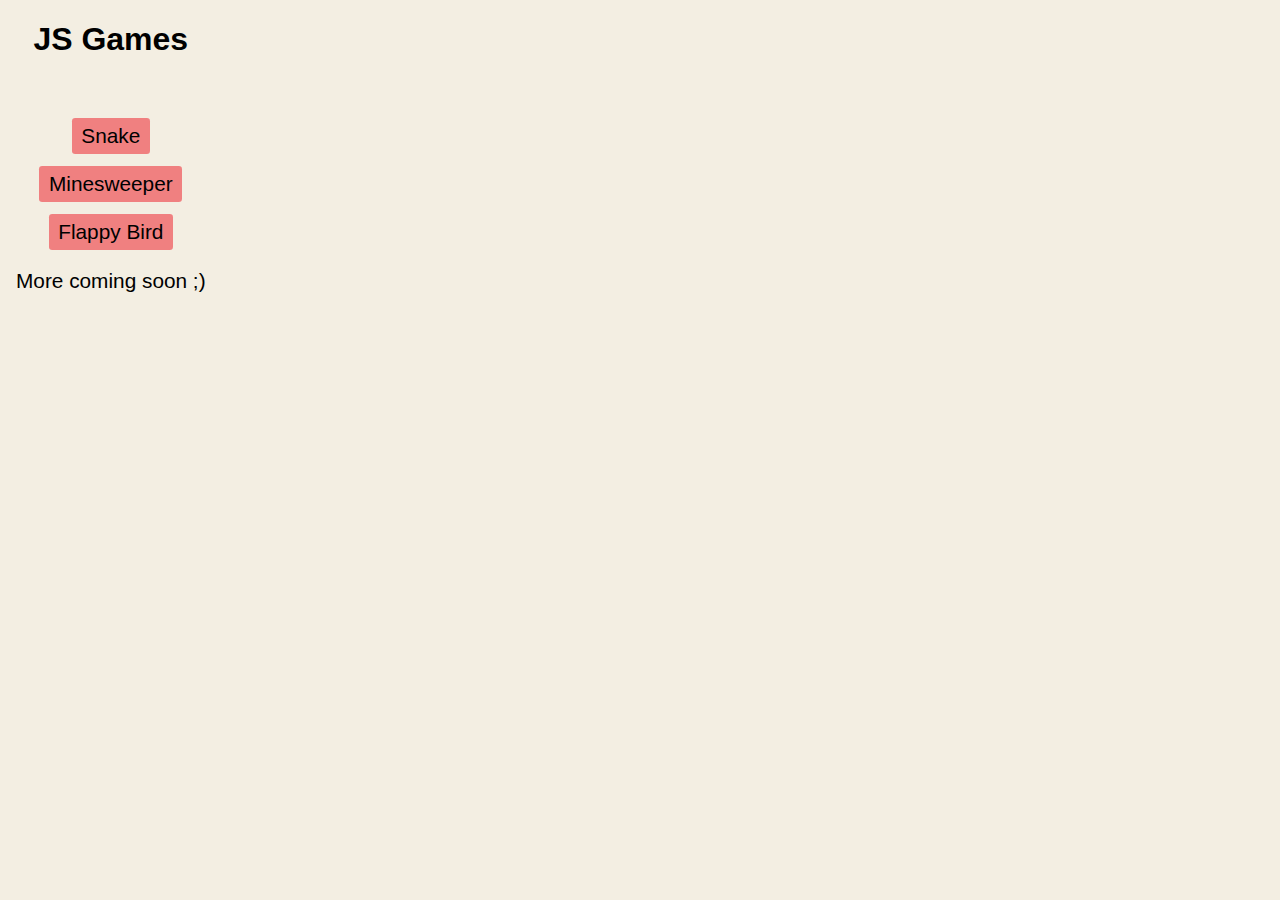
<file: index.html>
<!DOCTYPE html>
<html lang="en">
  <head>
    <meta charset="UTF-8" />
    <meta http-equiv="X-UA-Compatible" content="IE=edge" />
    <meta name="viewport" content="width=device-width, initial-scale=1.0" />
    <title>JS Games</title>
    <link rel="stylesheet" href="style.css" />
  </head>
  <body>
    <h1>JS Games</h1>
    <ul id="game-list">
      <li>
        <a href="snake/index.html">Snake</a>
      </li>
      <li>
        <a href="minesweeper/index.html">Minesweeper</a>
      </li>
      <li>
        <a href="flappy-bird/index.html">Flappy Bird</a>
      </li>
      <li>More coming soon ;)</li>
    </ul>
  </body>
</html>
</file>
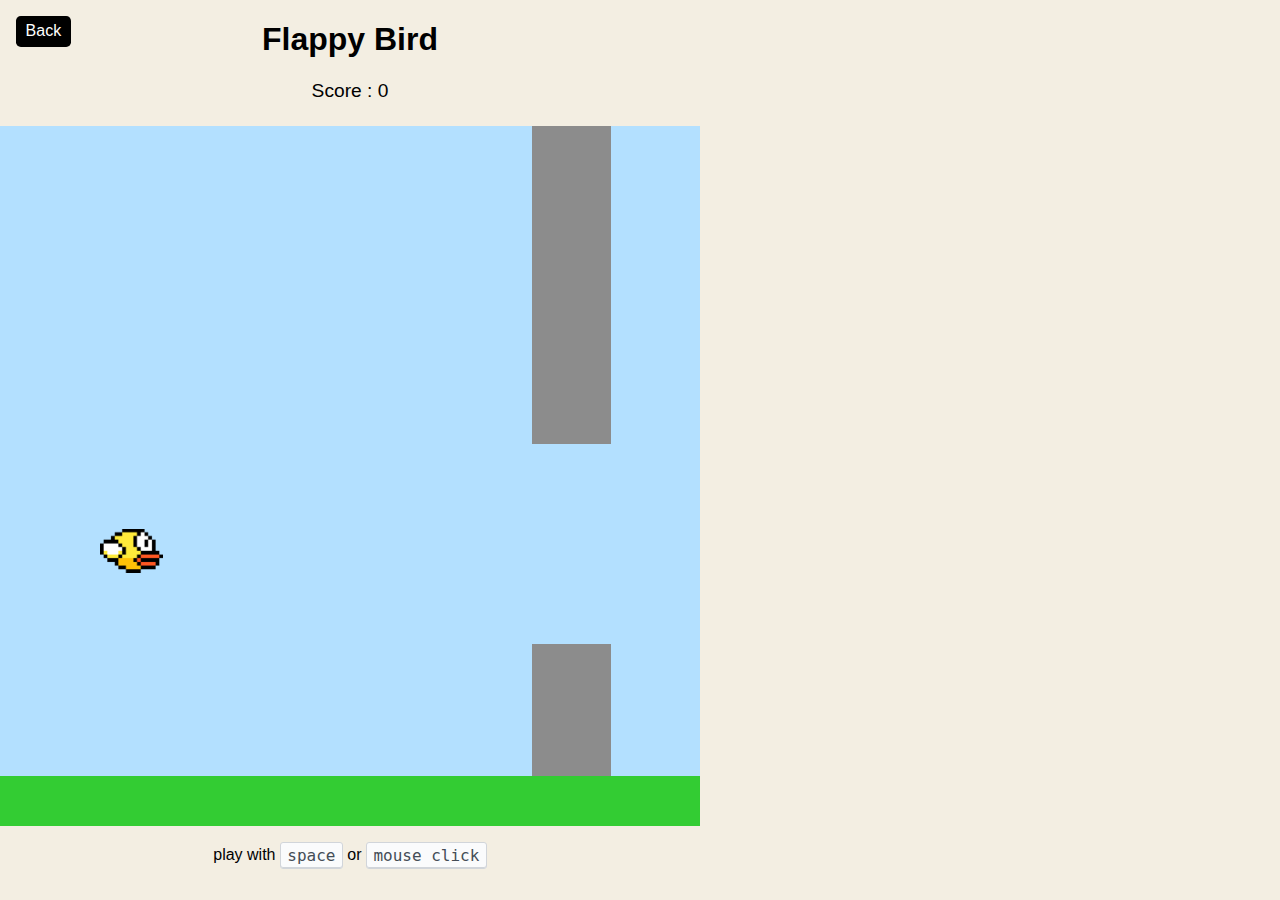
<file: flappy-bird/index.html>
<!DOCTYPE html>
<html lang="en">
  <head>
    <meta charset="UTF-8" />
    <meta http-equiv="X-UA-Compatible" content="IE=edge" />
    <title>Flappy Bird</title>
    <link rel="stylesheet" href="../style.css" />
    <script src="app.js" defer></script>
  </head>
  <body>
    <div id="flappy-bird-container">
      <a id="back" href="../index.html">Back</a>
      <h1>Flappy Bird</h1>

      <p id="score">Score : <span>0</span></p>
      <canvas id="flappy-bird"></canvas>
      <button id="replay">replay</button>
      <p>play with <kbd>space</kbd> or <kbd>mouse click</kbd></p>
    </div>
  </body>
</html>
</file>
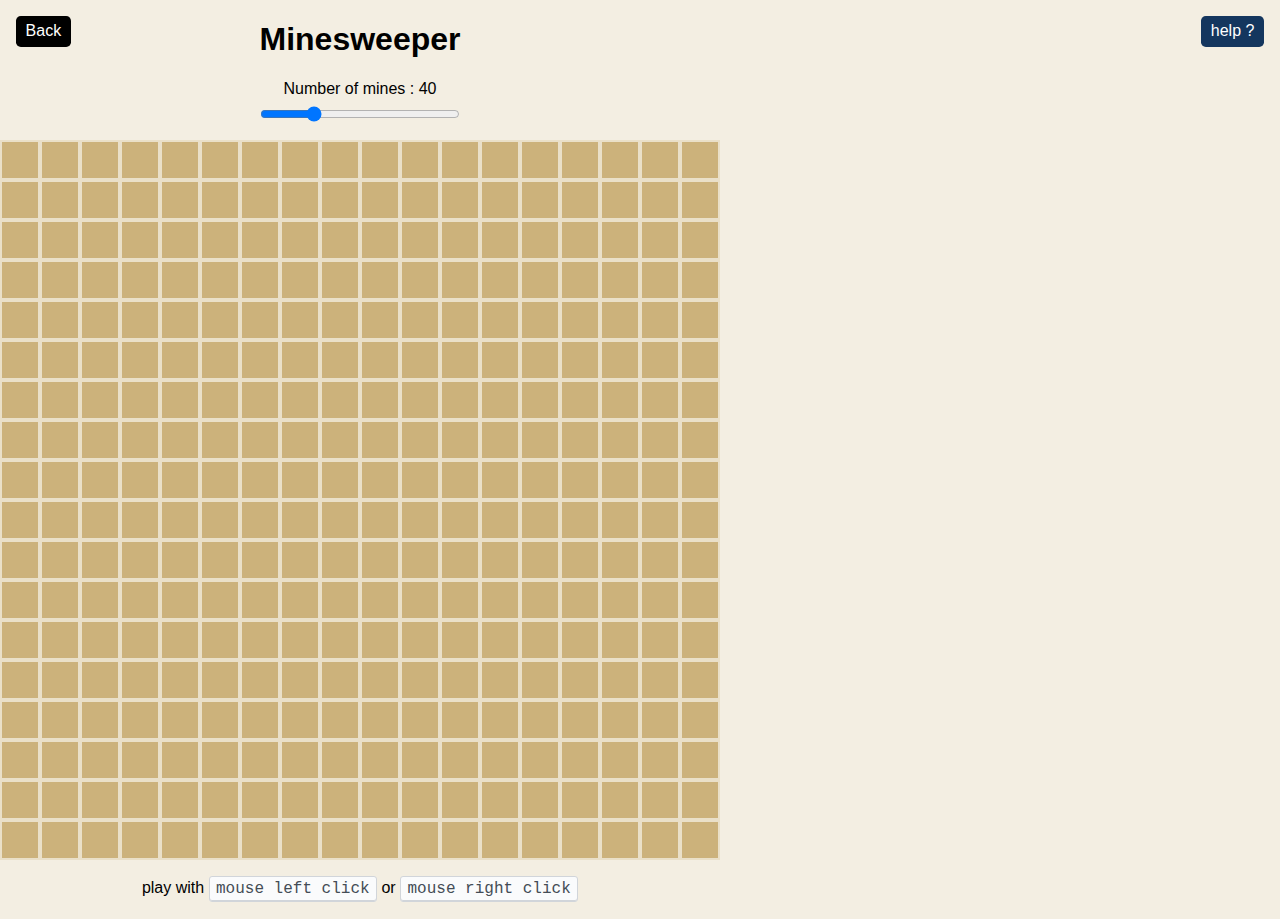
<file: minesweeper/index.html>
<!DOCTYPE html>
<html lang="en">
  <head>
    <meta charset="UTF-8" />
    <meta http-equiv="X-UA-Compatible" content="IE=edge" />
    <title>Minesweeper</title>
    <link rel="stylesheet" href="../style.css" />
    <script src="app.js" defer></script>
  </head>
  <body>
    <div id="minesweeper-container">
      <a id="back" href="../index.html">Back</a>
      <h1>Minesweeper</h1>
      <label id="number-mines">
        <span>
          Number of mines :
          <span>40</span>
        </span>
        <input
          type="range"
          id="number-mines-input"
          min="20"
          max="100"
          value="40"
          step="10"
        />
      </label>
      <canvas id="minesweeper"></canvas>
      <button id="replay">replay</button>
      <button id="help">help ?</button>
      <p>
        play with <kbd>mouse left click</kbd> or <kbd>mouse right click</kbd>
      </p>
    </div>
  </body>
</html>
</file>
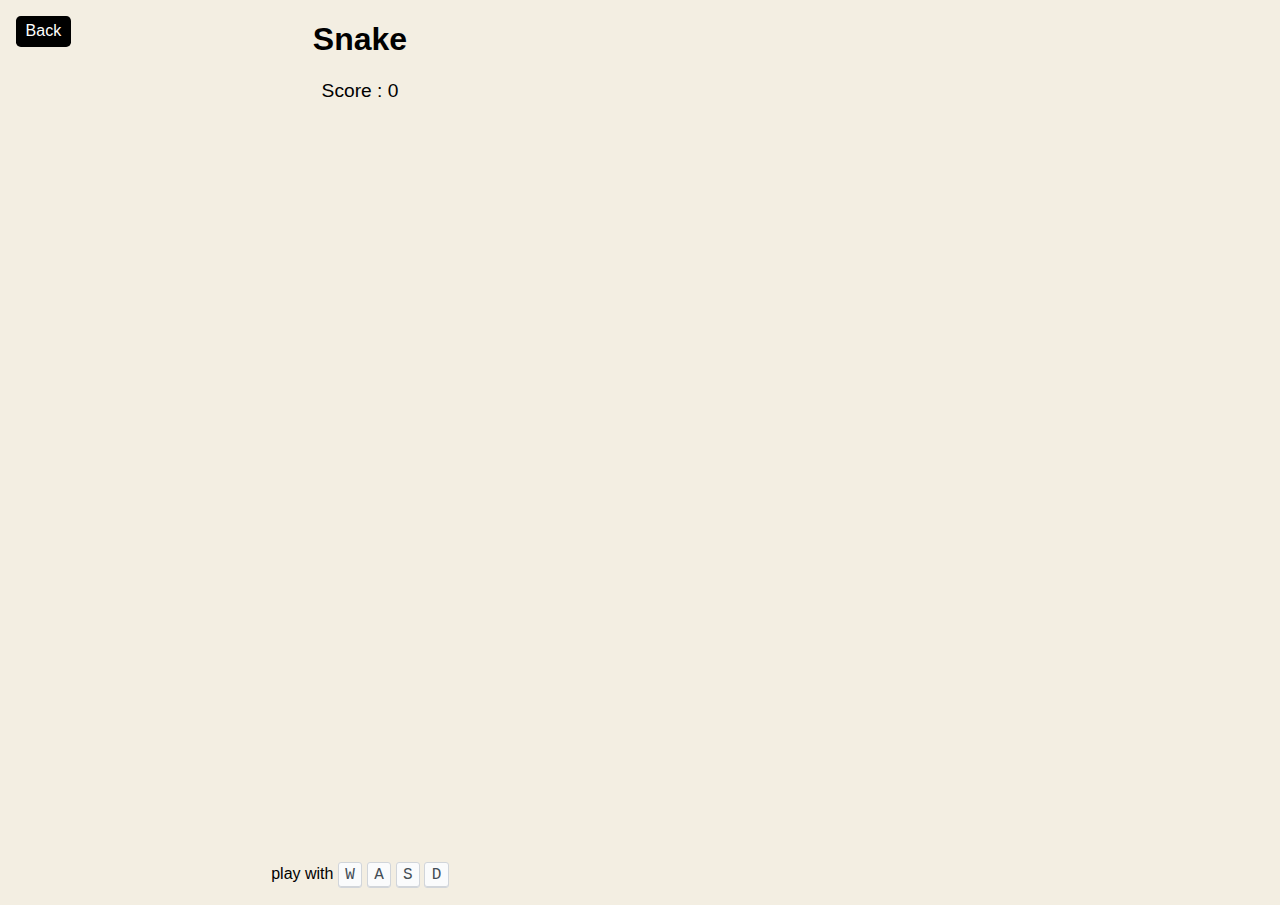
<file: snake/index.html>
<!DOCTYPE html>
<html lang="en">
  <head>
    <meta charset="UTF-8" />
    <meta http-equiv="X-UA-Compatible" content="IE=edge" />
    <title>Snake</title>
    <link rel="stylesheet" href="../style.css" />
    <script src="app.js" defer></script>
  </head>
  <body>
    <div id="snake-container">
      <a id="back" href="../index.html">Back</a>
      <h1>Snake</h1>
      <p id="score">Score : <span></span></p>
      <canvas id="snake"></canvas>
      <button id="replay">replay</button>
      <p>play with <kbd>W</kbd> <kbd>A</kbd> <kbd>S</kbd> <kbd>D</kbd></p>
    </div>
  </body>
</html>
</file>
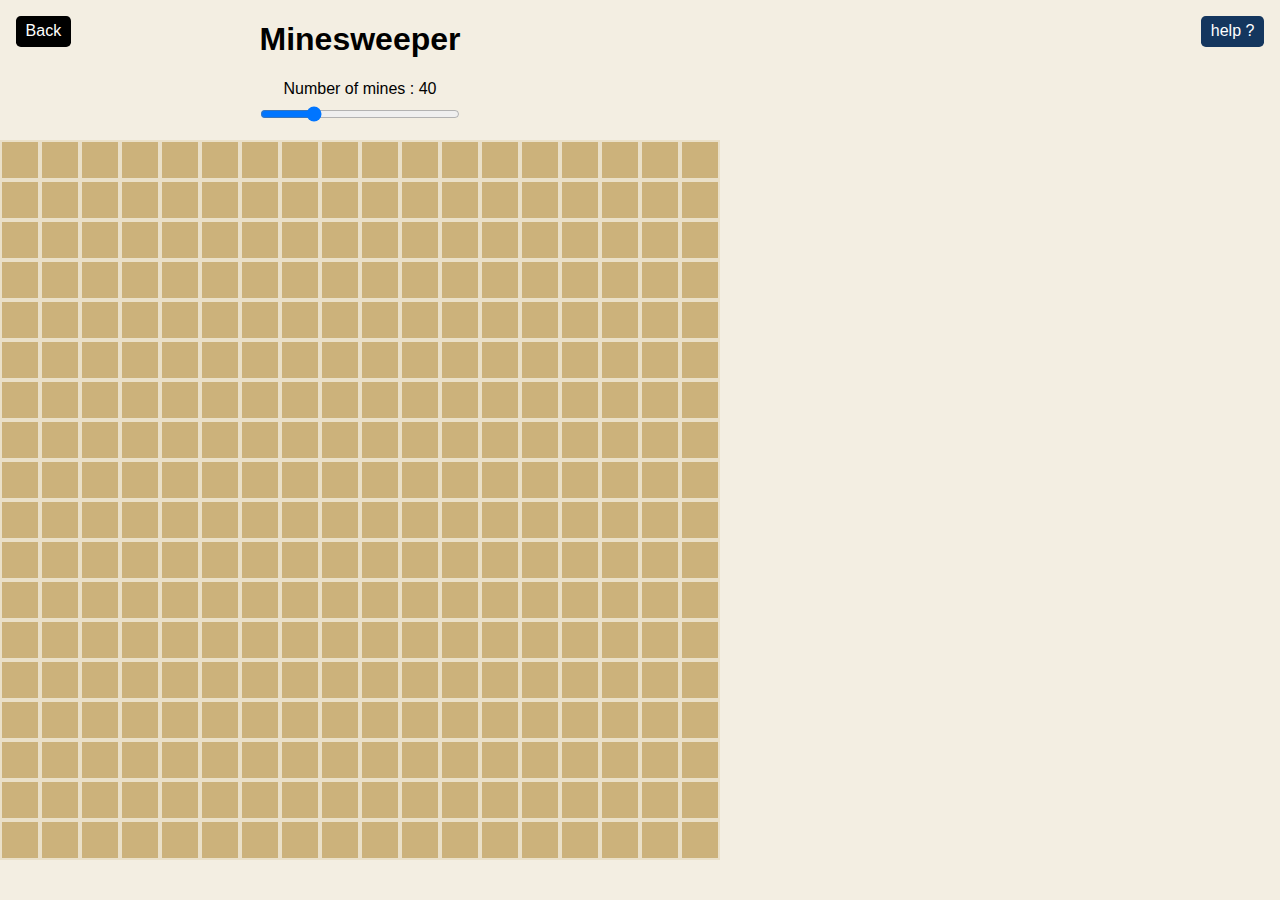
<file: minesweeper.html>
<!DOCTYPE html>
<html lang="en">
  <head>
    <meta charset="UTF-8" />
    <meta http-equiv="X-UA-Compatible" content="IE=edge" />
    <meta name="viewport" content="width=device-width, initial-scale=1.0" />
    <title>Minesweeper</title>
    <link rel="stylesheet" href="style.css" />
    <script src="minesweeper.js" defer></script>
  </head>
  <body>
    <div id="minesweeper-container">
      <a id="back" href="index.html">Back</a>
      <h1>Minesweeper</h1>
      <label id="number-mines">
        <span>
          Number of mines :
          <span>40</span>
        </span>
        <input
          type="range"
          id="number-mines-input"
          min="20"
          max="100"
          value="40"
          step="10"
        />
      </label>
      <canvas id="minesweeper"></canvas>
      <button id="replay">replay</button>
      <button id="help">help ?</button>
    </div>
  </body>
</html>
</file>
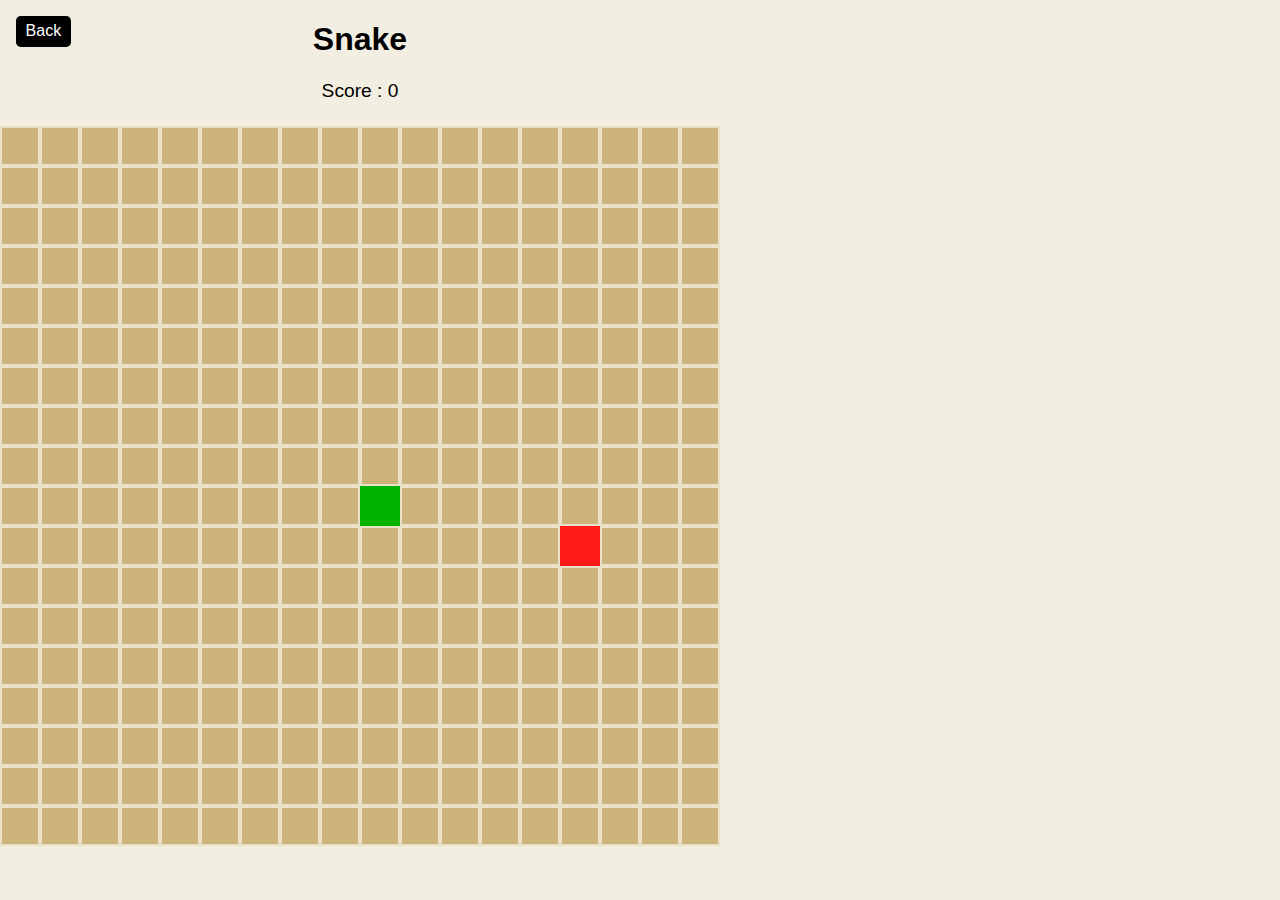
<file: snake.html>
<!DOCTYPE html>
<html lang="en">
  <head>
    <meta charset="UTF-8" />
    <meta http-equiv="X-UA-Compatible" content="IE=edge" />
    <meta name="viewport" content="width=device-width, initial-scale=1.0" />
    <title>Snake</title>
    <link rel="stylesheet" href="style.css" />
    <script src="snake.js" defer></script>
  </head>
  <body>
    <div id="snake-container">
      <a id="back" href="index.html">Back</a>
      <h1>Snake</h1>
      <p id="score">Score : <span></span></p>
      <canvas id="snake"></canvas>
      <button id="replay">replay</button>
    </div>
  </body>
</html>
</file>
<file: style.css>
html {
  font-family: Arial, Helvetica, sans-serif;
  background-color: #f3eee2;
}

html,
body {
  margin: 0;
  padding: 0;
  display: flex;
  flex-direction: column;
  align-items: center;
  justify-self: flex-start;
}

a {
  color: inherit;
  text-decoration: none;
}

#snake-container,
#minesweeper-container,
#flappy-bird-container {
  display: flex;
  flex-direction: column;
  align-items: center;
  justify-content: start;
  min-height: 100vh;
  width: 100%;
}

#replay {
  background-color: #faa;
  padding: 0.4rem 1rem;
  font-size: 2rem;
  border: #f00 solid 0.2rem;
  color: #f00;
  border-radius: 0.5rem;
  cursor: pointer;
  z-index: 1;
  margin-top: -30vmin;
  display: none;
}

#replay.show {
  display: block;
}

#score {
  margin: 0 0 1.5rem;
  font-size: 1.2rem;
}

#game-list {
  font-size: 1.3rem;
  list-style: none;
  padding: 0;
}

#game-list li {
  text-align: center;
  margin: 1.5rem 1rem;
}

#game-list li a {
  background-color: #f08080;
  color: inherit;
  padding: 0.4rem 0.6rem;
  border-radius: 0.2rem;
}

#game-list li a:hover {
  background-color: #f34f4f;
}

#back {
  position: absolute;
  top: 0;
  left: 0;
  margin: 1rem;
  padding: 0.4rem 0.6rem;
  background-color: #000;
  border: none;
  color: #fff;
  font-size: 1rem;
  border-radius: 0.3rem;
  cursor: pointer;
}

#number-mines {
  margin: 0 1rem 1rem;
  display: flex;
  flex-direction: column;
  align-items: center;
  font-size: 1rem;
}

#number-mines-input {
  margin-top: 0.5rem;
  font-size: 1rem;
  background-color: #000;
  border-radius: 0.1rem;
  width: 200px;
}

#help {
  position: absolute;
  top: 0;
  right: 0;
  margin: 1rem;
  padding: 0.4rem 0.6rem;
  background-color: #14365e;
  color: #fff;
  border: none;
  font-size: 1rem;
  border-radius: 0.3rem;
  cursor: pointer;
}

kbd {
  display: inline-block;
  padding: 0.2rem 0.4rem;
  font-size: 1rem;
  color: #444d56;
  vertical-align: middle;
  background-color: #fafbfc;
  border: 1px solid #d1d5da;
  border-radius: 3px;
  box-shadow: inset 0 -1px 0 #d1d5da;
}
</file>
